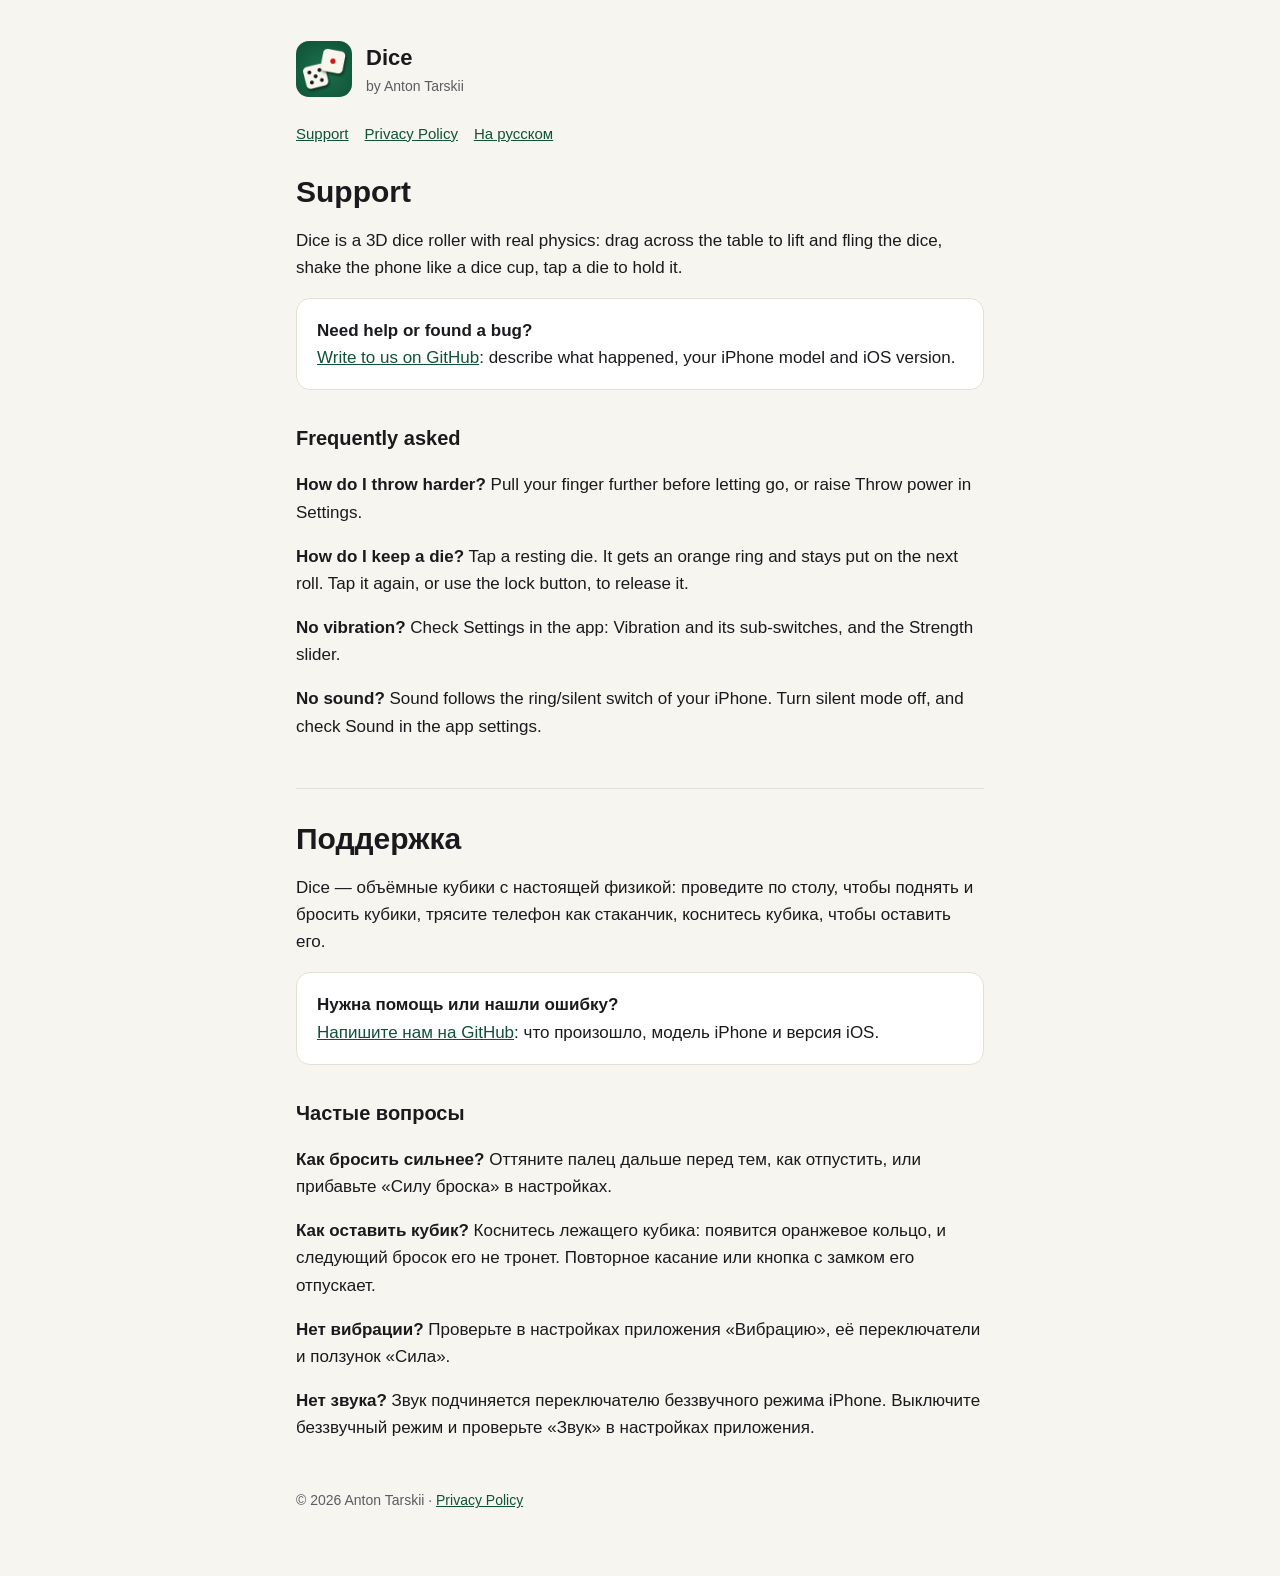
<file: index.html>
<!doctype html>
<html lang="en">
<head>
<meta charset="utf-8">
<meta name="viewport" content="width=device-width, initial-scale=1">
<title>Dice: Support</title>
<link rel="stylesheet" href="style.css">
</head>
<body>
<main>
  <header>
    <img src="icon.png" alt="">
    <div><div class="name">Dice</div><div class="by">by Anton Tarskii</div></div>
  </header>
  <nav><a href="index.html">Support</a><a href="privacy.html">Privacy Policy</a><a href="#ru">На русском</a></nav>

  <h1>Support</h1>
  <p>Dice is a 3D dice roller with real physics: drag across the table to lift and fling the dice, shake the phone like a dice cup, tap a die to hold it.</p>

  <div class="card">
    <strong>Need help or found a bug?</strong><br>
    <a href="https://github.com/Strorry002/dice-privacy/issues/new">Write to us on GitHub</a>: describe what happened, your iPhone model and iOS version.
  </div>

  <h2>Frequently asked</h2>
  <p><strong>How do I throw harder?</strong> Pull your finger further before letting go, or raise Throw power in Settings.</p>
  <p><strong>How do I keep a die?</strong> Tap a resting die. It gets an orange ring and stays put on the next roll. Tap it again, or use the lock button, to release it.</p>
  <p><strong>No vibration?</strong> Check Settings in the app: Vibration and its sub-switches, and the Strength slider.</p>
  <p><strong>No sound?</strong> Sound follows the ring/silent switch of your iPhone. Turn silent mode off, and check Sound in the app settings.</p>

  <hr>

  <section id="ru" lang="ru">
    <h1>Поддержка</h1>
    <p>Dice — объёмные кубики с настоящей физикой: проведите по столу, чтобы поднять и бросить кубики, трясите телефон как стаканчик, коснитесь кубика, чтобы оставить его.</p>

    <div class="card">
      <strong>Нужна помощь или нашли ошибку?</strong><br>
      <a href="https://github.com/Strorry002/dice-privacy/issues/new">Напишите нам на GitHub</a>: что произошло, модель iPhone и версия iOS.
    </div>

    <h2>Частые вопросы</h2>
    <p><strong>Как бросить сильнее?</strong> Оттяните палец дальше перед тем, как отпустить, или прибавьте «Силу броска» в настройках.</p>
    <p><strong>Как оставить кубик?</strong> Коснитесь лежащего кубика: появится оранжевое кольцо, и следующий бросок его не тронет. Повторное касание или кнопка с замком его отпускает.</p>
    <p><strong>Нет вибрации?</strong> Проверьте в настройках приложения «Вибрацию», её переключатели и ползунок «Сила».</p>
    <p><strong>Нет звука?</strong> Звук подчиняется переключателю беззвучного режима iPhone. Выключите беззвучный режим и проверьте «Звук» в настройках приложения.</p>
  </section>

  <footer>© 2026 Anton Tarskii · <a href="privacy.html">Privacy Policy</a></footer>
</main>
</body>
</html>
</file>
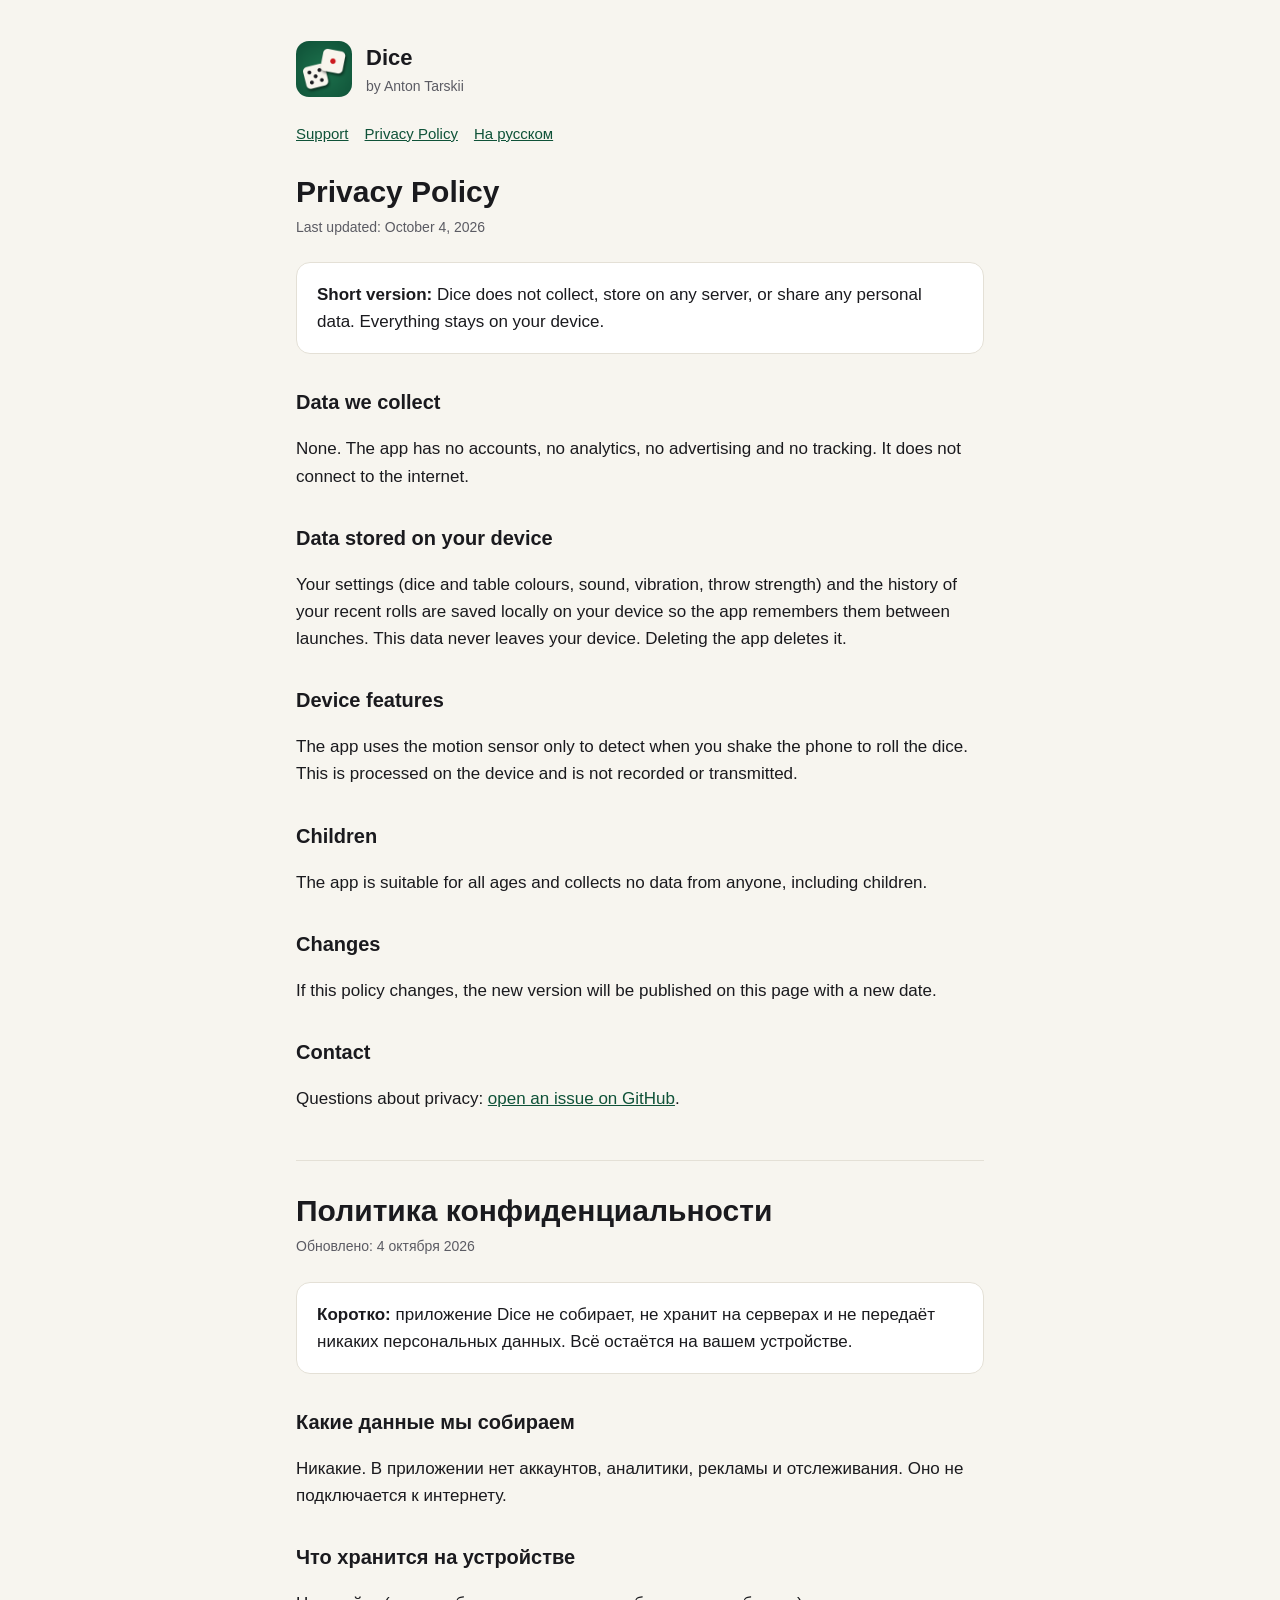
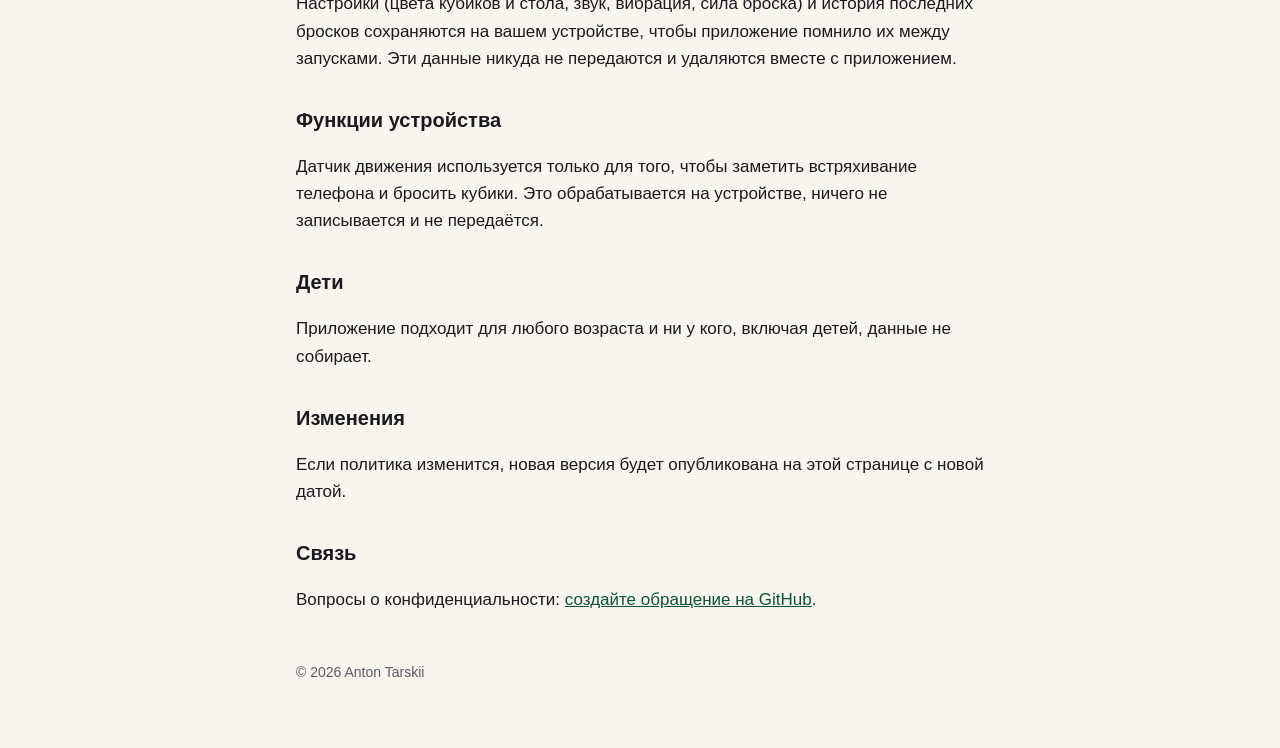
<file: privacy.html>
<!doctype html>
<html lang="en">
<head>
<meta charset="utf-8">
<meta name="viewport" content="width=device-width, initial-scale=1">
<title>Dice: Privacy Policy</title>
<link rel="stylesheet" href="style.css">
</head>
<body>
<main>
  <header>
    <img src="icon.png" alt="">
    <div><div class="name">Dice</div><div class="by">by Anton Tarskii</div></div>
  </header>
  <nav><a href="index.html">Support</a><a href="privacy.html">Privacy Policy</a><a href="#ru">На русском</a></nav>

  <h1>Privacy Policy</h1>
  <div class="updated">Last updated: October 4, 2026</div>

  <div class="card"><strong>Short version:</strong> Dice does not collect, store on any server, or share any personal data. Everything stays on your device.</div>

  <h2>Data we collect</h2>
  <p>None. The app has no accounts, no analytics, no advertising and no tracking. It does not connect to the internet.</p>

  <h2>Data stored on your device</h2>
  <p>Your settings (dice and table colours, sound, vibration, throw strength) and the history of your recent rolls are saved locally on your device so the app remembers them between launches. This data never leaves your device. Deleting the app deletes it.</p>

  <h2>Device features</h2>
  <p>The app uses the motion sensor only to detect when you shake the phone to roll the dice. This is processed on the device and is not recorded or transmitted.</p>

  <h2>Children</h2>
  <p>The app is suitable for all ages and collects no data from anyone, including children.</p>

  <h2>Changes</h2>
  <p>If this policy changes, the new version will be published on this page with a new date.</p>

  <h2>Contact</h2>
  <p>Questions about privacy: <a href="https://github.com/Strorry002/dice-privacy/issues">open an issue on GitHub</a>.</p>

  <hr>

  <section id="ru" lang="ru">
    <h1>Политика конфиденциальности</h1>
    <div class="updated">Обновлено: 4 октября 2026</div>

    <div class="card"><strong>Коротко:</strong> приложение Dice не собирает, не хранит на серверах и не передаёт никаких персональных данных. Всё остаётся на вашем устройстве.</div>

    <h2>Какие данные мы собираем</h2>
    <p>Никакие. В приложении нет аккаунтов, аналитики, рекламы и отслеживания. Оно не подключается к интернету.</p>

    <h2>Что хранится на устройстве</h2>
    <p>Настройки (цвета кубиков и стола, звук, вибрация, сила броска) и история последних бросков сохраняются на вашем устройстве, чтобы приложение помнило их между запусками. Эти данные никуда не передаются и удаляются вместе с приложением.</p>

    <h2>Функции устройства</h2>
    <p>Датчик движения используется только для того, чтобы заметить встряхивание телефона и бросить кубики. Это обрабатывается на устройстве, ничего не записывается и не передаётся.</p>

    <h2>Дети</h2>
    <p>Приложение подходит для любого возраста и ни у кого, включая детей, данные не собирает.</p>

    <h2>Изменения</h2>
    <p>Если политика изменится, новая версия будет опубликована на этой странице с новой датой.</p>

    <h2>Связь</h2>
    <p>Вопросы о конфиденциальности: <a href="https://github.com/Strorry002/dice-privacy/issues">создайте обращение на GitHub</a>.</p>
  </section>

  <footer>© 2026 Anton Tarskii</footer>
</main>
</body>
</html>
</file>
<file: style.css>
:root {
  --bg: #f7f5ef;
  --fg: #1a1a1e;
  --muted: #5b5b63;
  --accent: #0f5238;
  --card: #ffffff;
  --line: #e4e0d6;
}
@media (prefers-color-scheme: dark) {
  :root {
    --bg: #0d1f17;
    --fg: #f1efe9;
    --muted: #a9b1ac;
    --accent: #7fd1a8;
    --card: #132a20;
    --line: #23402f;
  }
}
* { box-sizing: border-box; }
body {
  margin: 0;
  background: var(--bg);
  color: var(--fg);
  font: 17px/1.6 -apple-system, BlinkMacSystemFont, "Segoe UI", Roboto, sans-serif;
}
main { max-width: 720px; margin: 0 auto; padding: 40px 16px 64px; }
header { display: flex; align-items: center; gap: 14px; margin-bottom: 24px; }
header img { width: 56px; height: 56px; border-radius: 13px; }
header .name { font-size: 22px; font-weight: 700; }
header .by { color: var(--muted); font-size: 14px; }
nav { display: flex; gap: 16px; flex-wrap: wrap; margin-bottom: 28px; font-size: 15px; }
a { color: var(--accent); }
h1 { font-size: 30px; line-height: 1.2; margin: 0 0 6px; }
h2 { font-size: 20px; margin: 32px 0 8px; }
.updated { color: var(--muted); font-size: 14px; margin-bottom: 24px; }
.card { background: var(--card); border: 1px solid var(--line); border-radius: 14px; padding: 18px 20px; margin: 16px 0; }
hr { border: 0; border-top: 1px solid var(--line); margin: 48px 0 32px; }
footer { color: var(--muted); font-size: 14px; margin-top: 48px; }
</file>
